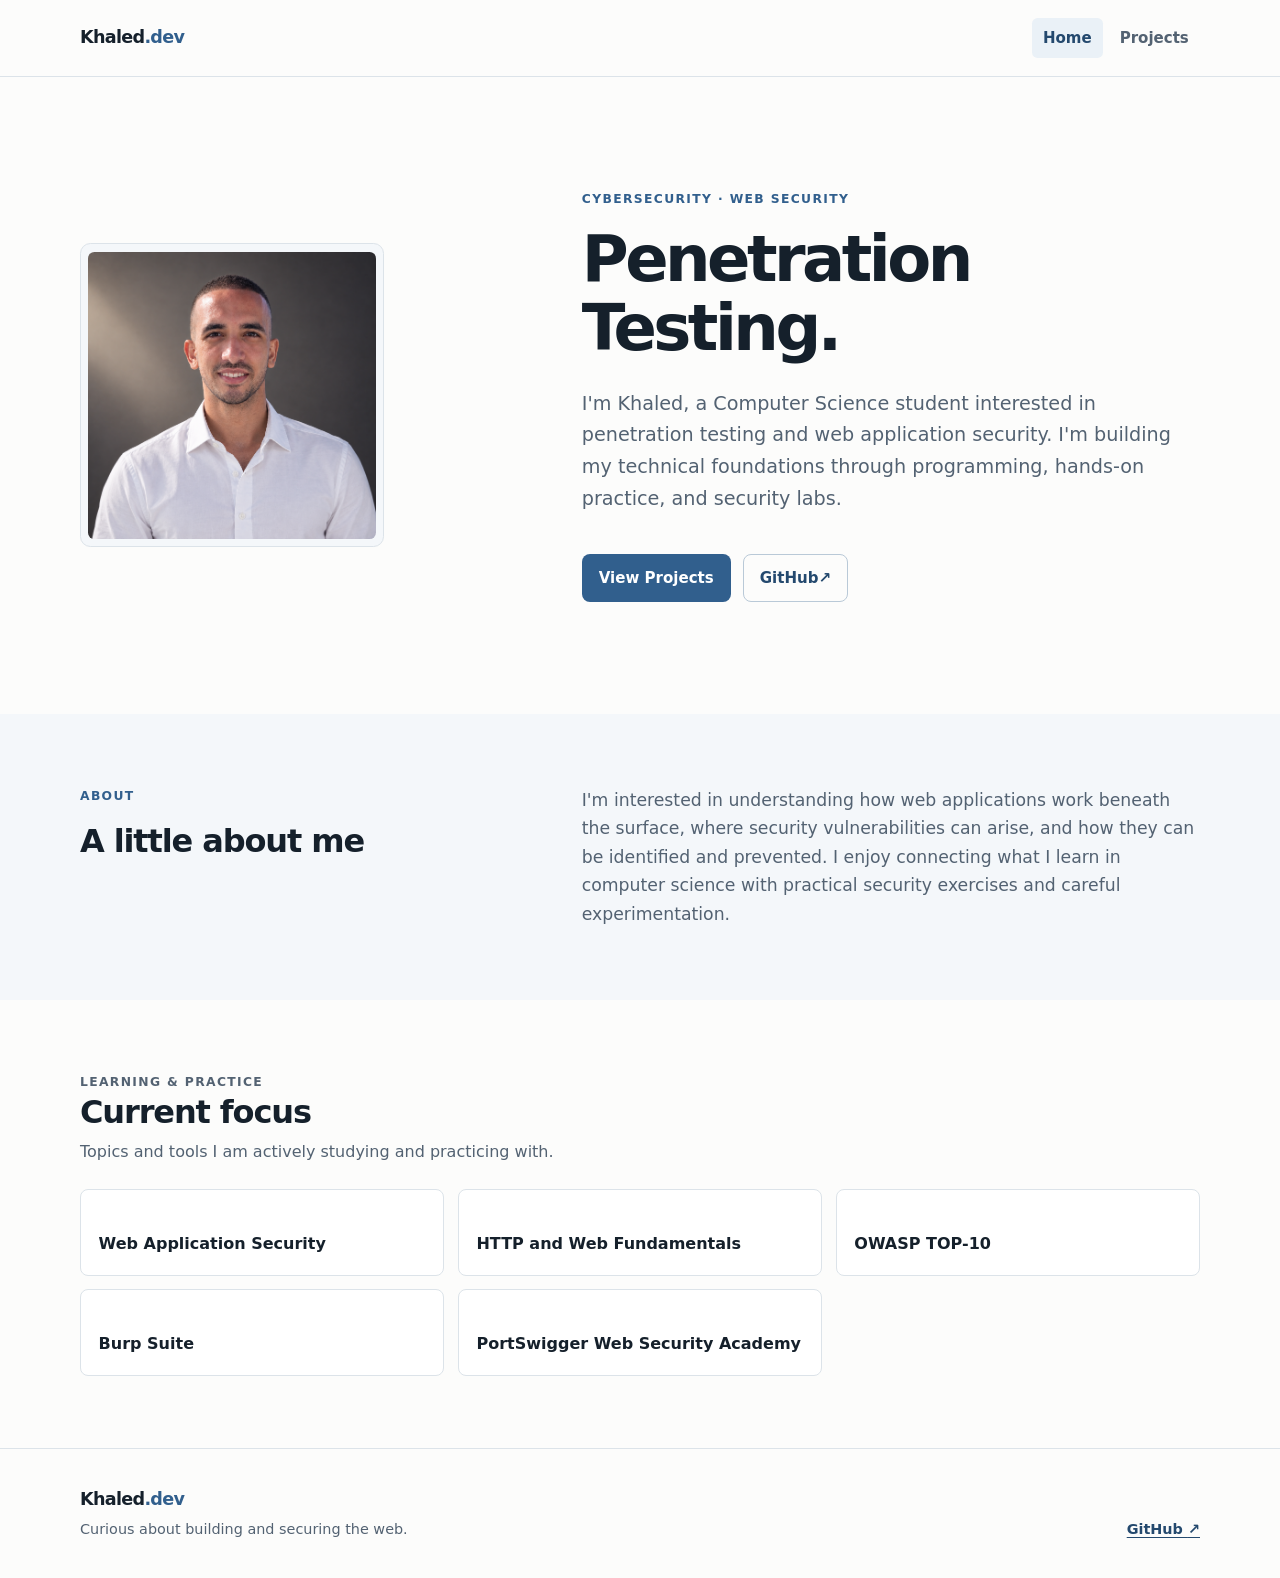
<file: index.html>
<!doctype html>
<html lang="en">
<head>
  <meta charset="utf-8">
  <meta name="viewport" content="width=device-width, initial-scale=1">
  <meta name="description" content="Khaled's cybersecurity portfolio, focused on web application security and hands-on learning.">
  <title>Khaled.dev | Cybersecurity Portfolio</title>
  <link rel="stylesheet" href="style.css">
</head>
<body>
  <header class="site-header">
    <nav class="nav container" aria-label="Main navigation">
      <a class="wordmark" href="index.html" aria-label="Khaled.dev home">Khaled<span>.dev</span></a>
      <ul class="nav-links">
        <li><a class="active" href="index.html" aria-current="page">Home</a></li>
        <li><a href="projects.html">Projects</a></li>
      </ul>
    </nav>
  </header>

  <main>
    <section class="hero section container" aria-labelledby="hero-heading">
      <div class="hero-portrait-panel">
        <img class="hero-portrait" src="images/khaled.jpg" alt="Portrait of Khaled">
      </div>
      <div class="hero-content">
        <p class="eyebrow">Cybersecurity <span aria-hidden="true">·</span> Web Security</p>
        <h1 id="hero-heading">Penetration Testing.</h1>
        <p class="hero-copy">I'm Khaled, a Computer Science student interested in penetration testing and web application security. I'm building my technical foundations through programming, hands-on practice, and security labs.</p>
        <div class="action-group">
          <a class="button button-primary" href="projects.html">View Projects</a>
          <!-- GitHub profile URL. -->
          <a class="button button-secondary" href="https://github.com/khaledeldakhakhni" aria-label="Khaled's GitHub profile (placeholder link)">GitHub <span aria-hidden="true">↗</span></a>
        </div>
      </div>
    </section>

    <section class="section section-muted" aria-labelledby="about-heading">
      <div class="container content-grid">
        <div>
          <p class="section-label">About</p>
          <h2 id="about-heading">A little about me</h2>
        </div>
        <p class="body-copy">I'm interested in understanding how web applications work beneath the surface, where security vulnerabilities can arise, and how they can be identified and prevented. I enjoy connecting what I learn in computer science with practical security exercises and careful experimentation.</p>
      </div>
    </section>

    <section class="section container" aria-labelledby="focus-heading">
      <div class="section-intro">
        <p class="section-label">Learning &amp; practice</p>
        <h2 id="focus-heading">Current focus</h2>
        <p>Topics and tools I am actively studying and practicing with.</p>
      </div>
      <ul class="focus-grid" aria-label="Current learning areas">
        <li>Web Application Security</li>
        <li>HTTP and Web Fundamentals</li>
        <li>OWASP TOP-10</li>
        <li>Burp Suite</li>
        <li>PortSwigger Web Security Academy</li>
      </ul>
    </section>
  </main>

  <footer class="site-footer">
    <div class="container footer-content">
      <div>
        <a class="wordmark" href="index.html">Khaled<span>.dev</span></a>
        <p>Curious about building and securing the web.</p>
      </div>
      <!-- GitHub profile URL. -->
      <a href="https://github.com/khaledeldakhakhni" aria-label="Khaled's GitHub profile (placeholder link)">GitHub <span aria-hidden="true">↗</span></a>
    </div>
  </footer>
</body>
</html>
</file>
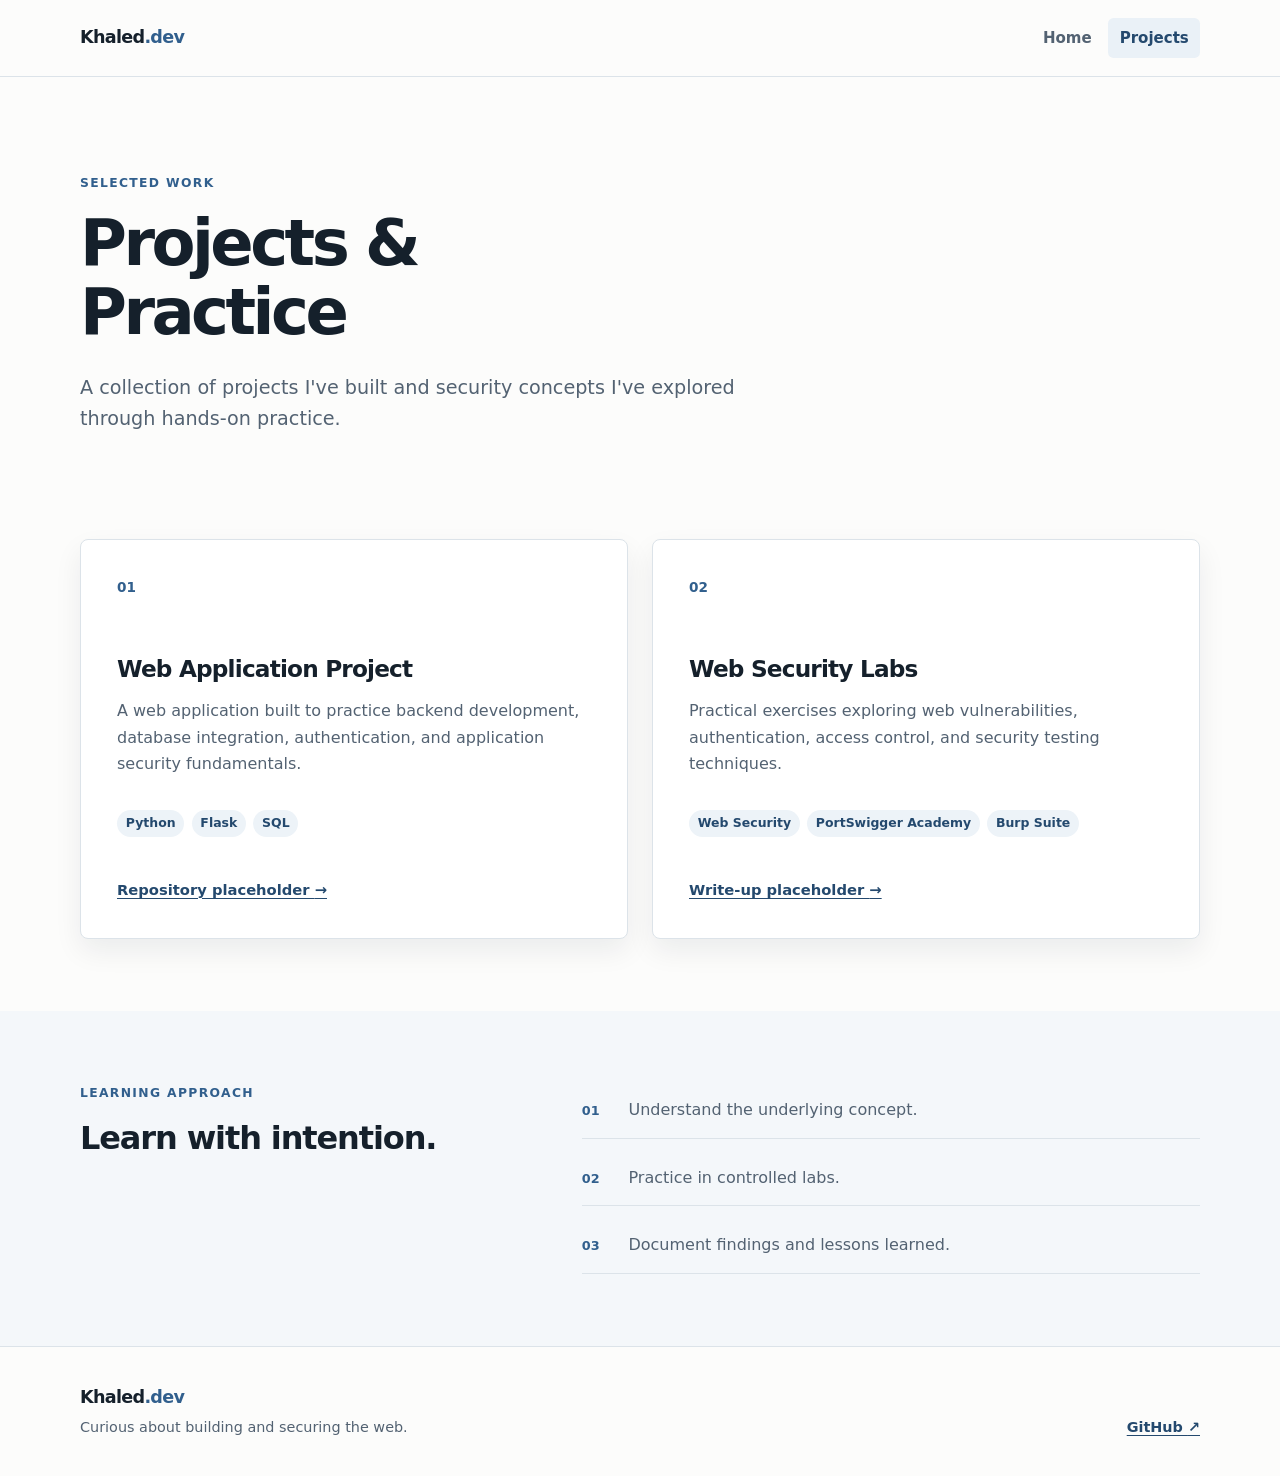
<file: projects.html>
<!doctype html>
<html lang="en">
<head>
  <meta charset="utf-8">
  <meta name="viewport" content="width=device-width, initial-scale=1">
  <meta name="description" content="Projects and hands-on cybersecurity practice from Khaled, a Computer Science student.">
  <title>Projects | Khaled.dev</title>
  <link rel="stylesheet" href="style.css">
</head>
<body>
  <header class="site-header">
    <nav class="nav container" aria-label="Main navigation">
      <a class="wordmark" href="index.html" aria-label="Khaled.dev home">Khaled<span>.dev</span></a>
      <ul class="nav-links">
        <li><a href="index.html">Home</a></li>
        <li><a class="active" href="projects.html" aria-current="page">Projects</a></li>
      </ul>
    </nav>
  </header>

  <main>
    <section class="page-intro section container" aria-labelledby="projects-heading">
      <p class="eyebrow">Selected work</p>
      <h1 id="projects-heading">Projects &amp; Practice</h1>
      <p class="hero-copy">A collection of projects I've built and security concepts I've explored through hands-on practice.</p>
    </section>

    <section class="projects-section section container" aria-label="Project examples">
      <div class="project-grid">
        <article class="project-card">
          <p class="card-number">01</p>
          <h2>Web Application Project</h2>
          <p>A web application built to practice backend development, database integration, authentication, and application security fundamentals.</p>
          <ul class="tag-list" aria-label="Technologies used">
            <li>Python</li><li>Flask</li><li>SQL</li>
          </ul>
          <!-- Replace the # with the repository URL, or remove this link. -->
          <a class="text-link" href="https://github.com/khaledeldakhakhni/lorana_web_project" aria-label="Web Application Project repository (placeholder link)">Repository placeholder <span aria-hidden="true">→</span></a>
        </article>
        <article class="project-card">
          <p class="card-number">02</p>
          <h2>Web Security Labs</h2>
          <p>Practical exercises exploring web vulnerabilities, authentication, access control, and security testing techniques.</p>
          <ul class="tag-list" aria-label="Topics and tools">
            <li>Web Security</li><li>PortSwigger Academy</li><li>Burp Suite</li>
          </ul>
          <!-- Replace the # with a repository or write-up collection URL, or remove this link. -->
          <a class="text-link" href="#" aria-label="Web Security Labs write-ups (placeholder link)">Write-up placeholder <span aria-hidden="true">→</span></a>
        </article>
      </div>
    </section>

    <section class="section section-muted" aria-labelledby="approach-heading">
      <div class="container approach">
        <div>
          <p class="section-label">Learning approach</p>
          <h2 id="approach-heading">Learn with intention.</h2>
        </div>
        <ol class="approach-list">
          <li><span>01</span> Understand the underlying concept.</li>
          <li><span>02</span> Practice in controlled labs.</li>
          <li><span>03</span> Document findings and lessons learned.</li>
        </ol>
      </div>
    </section>
  </main>

  <footer class="site-footer">
    <div class="container footer-content">
      <div>
        <a class="wordmark" href="index.html">Khaled<span>.dev</span></a>
        <p>Curious about building and securing the web.</p>
      </div>
      <!-- Replace the # with your GitHub profile URL. -->
      <a href="#" aria-label="Khaled's GitHub profile (placeholder link)">GitHub <span aria-hidden="true">↗</span></a>
    </div>
  </footer>
</body>
</html>
</file>
<file: style.css>
:root {
  --color-page: #fcfcfb;
  --color-surface: #f4f7fa;
  --color-text: #15202b;
  --color-muted: #536272;
  --color-accent: #315f8d;
  --color-accent-dark: #24496e;
  --color-border: #dce3e9;
  --shadow-card: 0 12px 28px rgba(21, 32, 43, 0.07);
  --font-sans: Inter, ui-sans-serif, system-ui, -apple-system, BlinkMacSystemFont, "Segoe UI", sans-serif;
  --space-1: 0.5rem;
  --space-2: 1rem;
  --space-3: 1.5rem;
  --space-4: 2.5rem;
  --space-5: 4.5rem;
  --container: 70rem;
  --radius: 0.5rem;
}

* { box-sizing: border-box; }
html { scroll-behavior: smooth; }
body { margin: 0; background: var(--color-page); color: var(--color-text); font-family: var(--font-sans); font-size: 1rem; line-height: 1.65; }
a { color: inherit; }
a:focus-visible { outline: 3px solid #77a8d4; outline-offset: 4px; border-radius: 0.2rem; }
.container { width: min(100% - 2.5rem, var(--container)); margin-inline: auto; }
.section { padding-block: var(--space-5); }
.section-muted { background: var(--color-surface); }

/* Navigation */
.site-header { border-bottom: 1px solid var(--color-border); }
.nav { min-height: 4.75rem; display: flex; align-items: center; justify-content: space-between; gap: var(--space-3); }
.wordmark { color: var(--color-text); font-size: 1.1rem; font-weight: 750; letter-spacing: -0.04em; text-decoration: none; }
.wordmark span { color: var(--color-accent); }
.nav-links { display: flex; align-items: center; gap: 0.35rem; padding: 0; margin: 0; list-style: none; }
.nav-links a { display: block; padding: 0.45rem 0.7rem; color: var(--color-muted); font-size: 0.94rem; font-weight: 650; text-decoration: none; border-radius: 0.35rem; }
.nav-links a:hover, .nav-links a.active { color: var(--color-accent-dark); background: #eaf1f7; }

/* Home and page introductions */
.hero { display: grid; grid-template-columns: minmax(14rem, 0.8fr) minmax(0, 1.2fr); align-items: center; gap: clamp(2rem, 7vw, 6rem); padding-top: clamp(4rem, 10vw, 7rem); padding-bottom: clamp(4rem, 10vw, 7rem); }
.hero-portrait-panel { width: 100%; max-width: 19rem; justify-self: start; padding: 0.45rem; background: var(--color-surface); border: 1px solid var(--color-border); border-radius: calc(var(--radius) + 0.15rem); }
.hero-portrait { display: block; width: 100%; height: auto; border-radius: calc(var(--radius) - 0.1rem); }
.page-intro { padding-top: clamp(4rem, 8vw, 6rem); padding-bottom: var(--space-4); }
.eyebrow, .section-label { margin: 0 0 var(--space-2); color: var(--color-accent); font-size: 0.77rem; font-weight: 750; letter-spacing: 0.11em; text-transform: uppercase; }
h1, h2, p { margin-top: 0; }
h1 { max-width: 13ch; margin-bottom: var(--space-3); font-size: clamp(2.3rem, 5vw, 4rem); line-height: 1.08; letter-spacing: -0.055em; }
h2 { margin-bottom: var(--space-2); font-size: clamp(1.5rem, 3vw, 2rem); line-height: 1.2; letter-spacing: -0.035em; }
.hero-copy { max-width: 43rem; margin-bottom: var(--space-4); color: var(--color-muted); font-size: clamp(1.05rem, 2vw, 1.2rem); }
.action-group { display: flex; flex-wrap: wrap; gap: 0.75rem; }
.button { display: inline-flex; align-items: center; justify-content: center; min-height: 2.8rem; padding: 0.65rem 1rem; font-size: 0.94rem; font-weight: 700; text-decoration: none; border: 1px solid transparent; border-radius: var(--radius); transition: background-color 160ms ease, border-color 160ms ease, color 160ms ease, transform 160ms ease; }
.button:hover { transform: translateY(-2px); }
.button-primary { background: var(--color-accent); color: white; }
.button-primary:hover { background: var(--color-accent-dark); }
.button-secondary { color: var(--color-accent-dark); background: transparent; border-color: #b9c9d7; }
.button-secondary:hover { background: #edf3f8; border-color: var(--color-accent); }

/* Content sections */
.content-grid, .approach { display: grid; grid-template-columns: minmax(0, 0.8fr) minmax(0, 1.2fr); gap: clamp(2rem, 7vw, 7rem); }
.body-copy, .section-intro > p { color: var(--color-muted); }
.body-copy { max-width: 42rem; margin: 0; font-size: 1.08rem; }
.section-intro { margin-bottom: var(--space-3); }
.section-intro h2 { margin-bottom: var(--space-1); }
.section-intro > p { margin-bottom: 0; }
.focus-grid { display: grid; grid-template-columns: repeat(3, 1fr); gap: 0.85rem; padding: 0; margin: 0; list-style: none; }
.focus-grid li { min-height: 5.4rem; display: flex; align-items: end; padding: 1.1rem; color: var(--color-text); font-weight: 650; background: white; border: 1px solid var(--color-border); border-radius: var(--radius); }

/* Projects */
.projects-section { padding-top: var(--space-3); }
.project-grid { display: grid; grid-template-columns: repeat(2, minmax(0, 1fr)); gap: var(--space-3); }
.project-card { display: flex; flex-direction: column; min-height: 25rem; padding: clamp(1.5rem, 4vw, 2.25rem); background: white; border: 1px solid var(--color-border); border-radius: var(--radius); box-shadow: var(--shadow-card); }
.card-number { margin-bottom: auto; color: var(--color-accent); font-size: 0.85rem; font-weight: 750; }
.project-card h2 { margin-top: var(--space-4); font-size: 1.45rem; }
.project-card > p:not(.card-number) { color: var(--color-muted); }
.tag-list { display: flex; flex-wrap: wrap; gap: 0.45rem; padding: 0; margin: var(--space-2) 0 var(--space-3); list-style: none; }
.tag-list li { padding: 0.22rem 0.55rem; color: var(--color-accent-dark); font-size: 0.78rem; font-weight: 650; background: #edf3f8; border-radius: 999px; }
.text-link { width: fit-content; margin-top: auto; color: var(--color-accent-dark); font-size: 0.92rem; font-weight: 750; text-decoration-thickness: 1px; text-underline-offset: 0.2em; }
.text-link:hover { color: var(--color-accent); }
.approach-list { display: grid; gap: 0.7rem; padding: 0; margin: 0; list-style: none; counter-reset: approach; }
.approach-list li { padding: 0.9rem 0; color: var(--color-muted); border-bottom: 1px solid var(--color-border); }
.approach-list span { display: inline-block; width: 2.6rem; color: var(--color-accent); font-size: 0.8rem; font-weight: 750; }

/* Footer */
.site-footer { padding-block: 2.25rem; border-top: 1px solid var(--color-border); }
.footer-content { display: flex; align-items: end; justify-content: space-between; gap: var(--space-3); }
.footer-content p { margin: 0.25rem 0 0; color: var(--color-muted); font-size: 0.9rem; }
.footer-content > a { color: var(--color-accent-dark); font-size: 0.9rem; font-weight: 700; text-underline-offset: 0.2em; }

@media (max-width: 48rem) {
  :root { --space-5: 3.5rem; }
  .hero { grid-template-columns: 1fr; gap: var(--space-4); }
  .hero-portrait-panel { max-width: min(100%, 19rem); }
  .content-grid, .approach, .project-grid { grid-template-columns: 1fr; gap: var(--space-3); }
  .focus-grid { grid-template-columns: repeat(2, 1fr); }
  .project-card { min-height: 22rem; }
}

@media (max-width: 30rem) {
  .container { width: min(100% - 2rem, var(--container)); }
  .nav { min-height: 4.25rem; }
  .focus-grid { grid-template-columns: 1fr; }
  .footer-content { align-items: start; flex-direction: column; }
}

@media (prefers-reduced-motion: reduce) {
  html { scroll-behavior: auto; }
  *, *::before, *::after { transition-duration: 0.01ms !important; animation-duration: 0.01ms !important; animation-iteration-count: 1 !important; }
}
</file>
